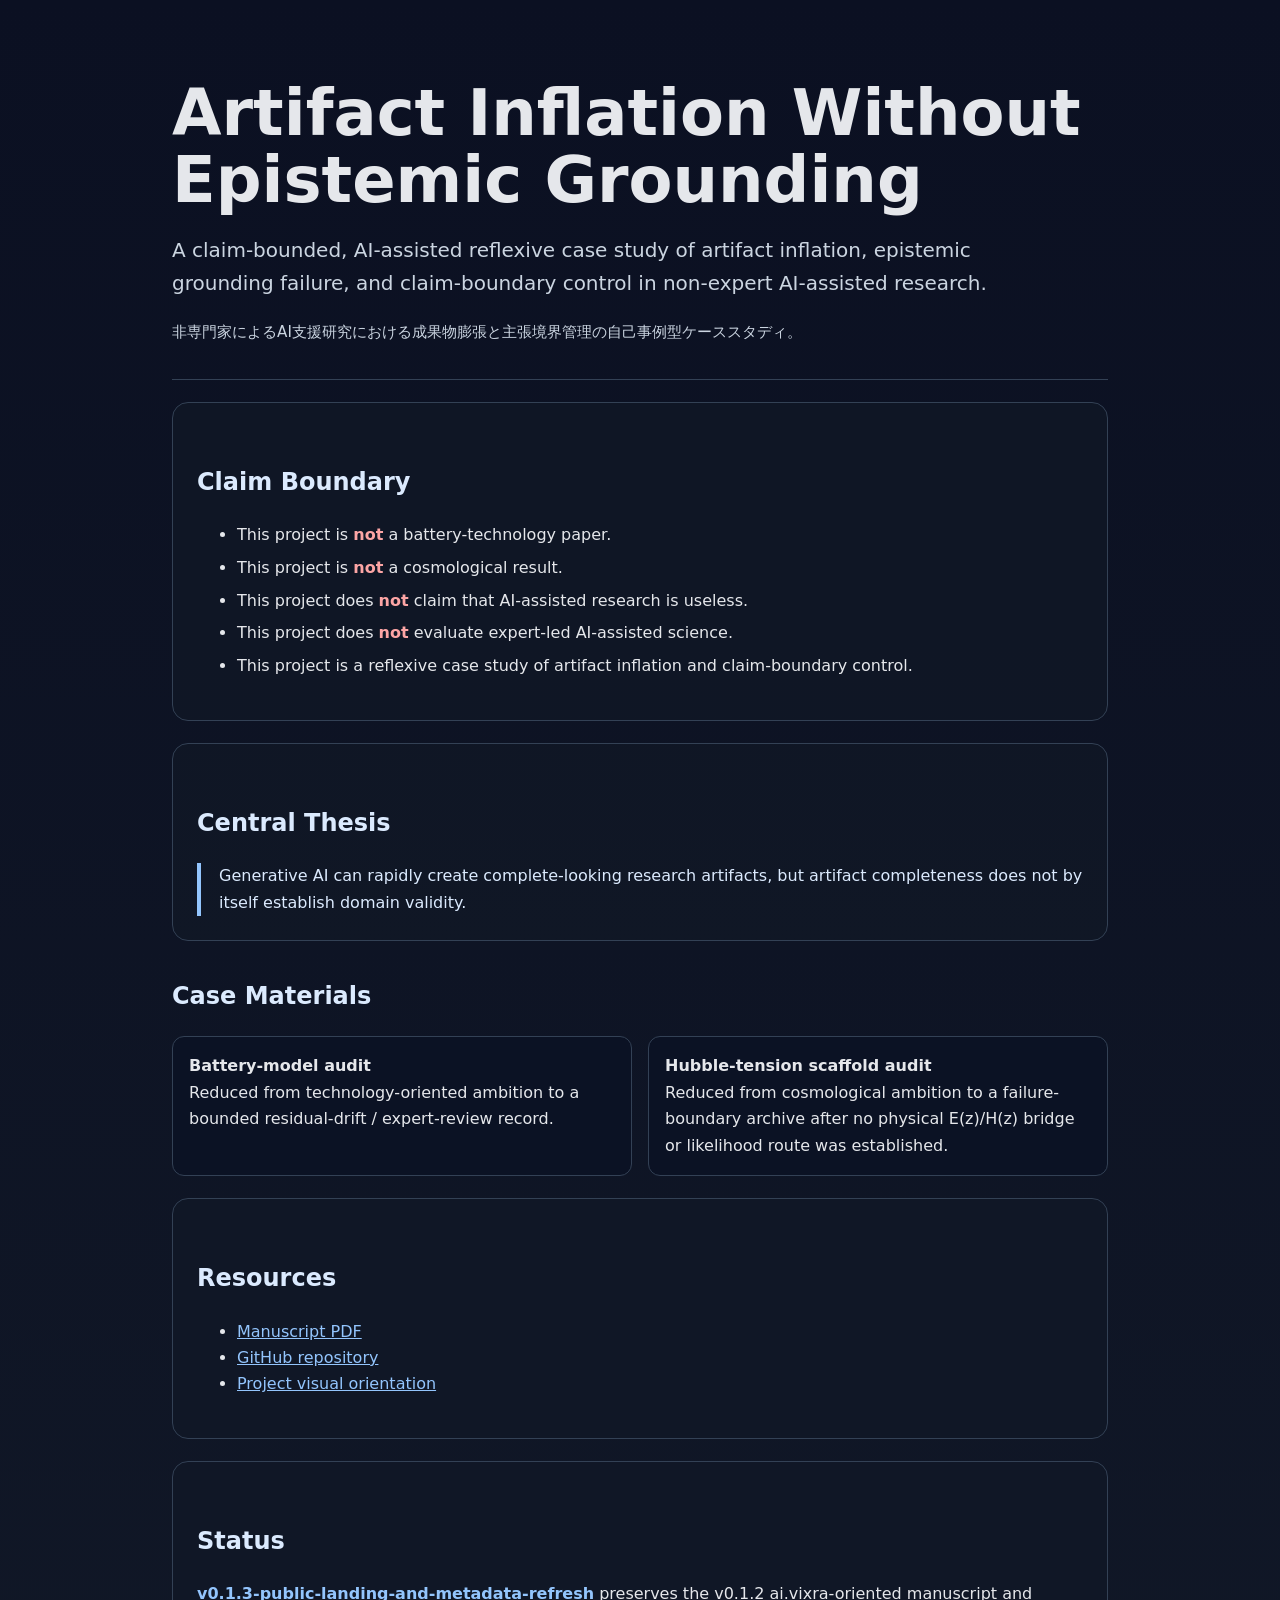
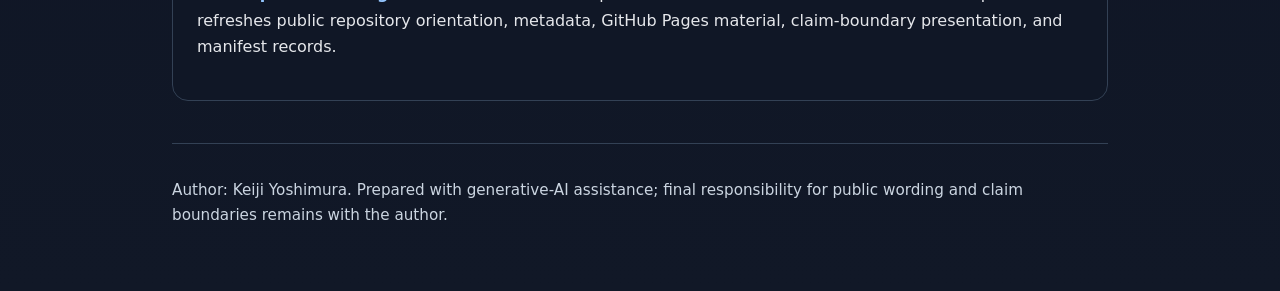
<file: docs/index.html>
<!DOCTYPE html>
<html lang="en">
<head>
  <meta charset="UTF-8">
  <title>Artifact Inflation Without Epistemic Grounding | Claim-Bounded AI-Assisted Research Case Study</title>
  <meta name="viewport" content="width=device-width, initial-scale=1.0">
  <meta name="description" content="A claim-bounded reflexive case study of artifact inflation, epistemic grounding failure, and claim-boundary control in non-expert AI-assisted research. No battery-technology or cosmological-result claim.">
  <link rel="canonical" href="https://yokken0907.github.io/ai-artifact-inflation-claim-boundary-case-study/">
  <meta property="og:title" content="Artifact Inflation Without Epistemic Grounding">
  <meta property="og:description" content="A reflexive case study of artifact inflation and claim-boundary control in non-expert AI-assisted research.">
  <meta property="og:type" content="website">
  <meta property="og:url" content="https://yokken0907.github.io/ai-artifact-inflation-claim-boundary-case-study/">
  <link rel="stylesheet" href="style.css">
</head>
<body>
  <div class="wrap">
    <header>
      <h1>Artifact Inflation Without Epistemic Grounding</h1>
      <p class="tagline">A claim-bounded, AI-assisted reflexive case study of artifact inflation, epistemic grounding failure, and claim-boundary control in non-expert AI-assisted research.</p>
      <p class="small" lang="ja">非専門家によるAI支援研究における成果物膨張と主張境界管理の自己事例型ケーススタディ。</p>
    </header>

    <section class="card">
      <h2>Claim Boundary</h2>
      <ul class="boundary">
        <li>This project is <span class="warn">not</span> a battery-technology paper.</li>
        <li>This project is <span class="warn">not</span> a cosmological result.</li>
        <li>This project does <span class="warn">not</span> claim that AI-assisted research is useless.</li>
        <li>This project does <span class="warn">not</span> evaluate expert-led AI-assisted science.</li>
        <li>This project is a reflexive case study of artifact inflation and claim-boundary control.</li>
      </ul>
    </section>

    <section class="card">
      <h2>Central Thesis</h2>
      <blockquote>
        Generative AI can rapidly create complete-looking research artifacts, but artifact completeness does not by itself establish domain validity.
      </blockquote>
    </section>

    <section>
      <h2>Case Materials</h2>
      <div class="grid">
        <div class="mini"><strong>Battery-model audit</strong><br>Reduced from technology-oriented ambition to a bounded residual-drift / expert-review record.</div>
        <div class="mini"><strong>Hubble-tension scaffold audit</strong><br>Reduced from cosmological ambition to a failure-boundary archive after no physical E(z)/H(z) bridge or likelihood route was established.</div>
      </div>
    </section>

    <section class="card">
      <h2>Resources</h2>
      <ul>
        <li><a href="https://github.com/yokken0907/ai-artifact-inflation-claim-boundary-case-study/blob/main/paper/artifact_inflation_without_epistemic_grounding_v0_1_2_ai_vixra_final.pdf">Manuscript PDF</a></li>
        <li><a href="https://github.com/yokken0907/ai-artifact-inflation-claim-boundary-case-study">GitHub repository</a></li>
        <li><a href="project_visual_orientation/">Project visual orientation</a></li>
      </ul>
    </section>

    <section class="card">
      <h2>Status</h2>
      <p><span class="accent">v0.1.3-public-landing-and-metadata-refresh</span> preserves the v0.1.2 ai.vixra-oriented manuscript and refreshes public repository orientation, metadata, GitHub Pages material, claim-boundary presentation, and manifest records.</p>
    </section>

    <footer>
      <p>Author: Keiji Yoshimura. Prepared with generative-AI assistance; final responsibility for public wording and claim boundaries remains with the author.</p>
    </footer>
  </div>
</body>
</html>
</file>
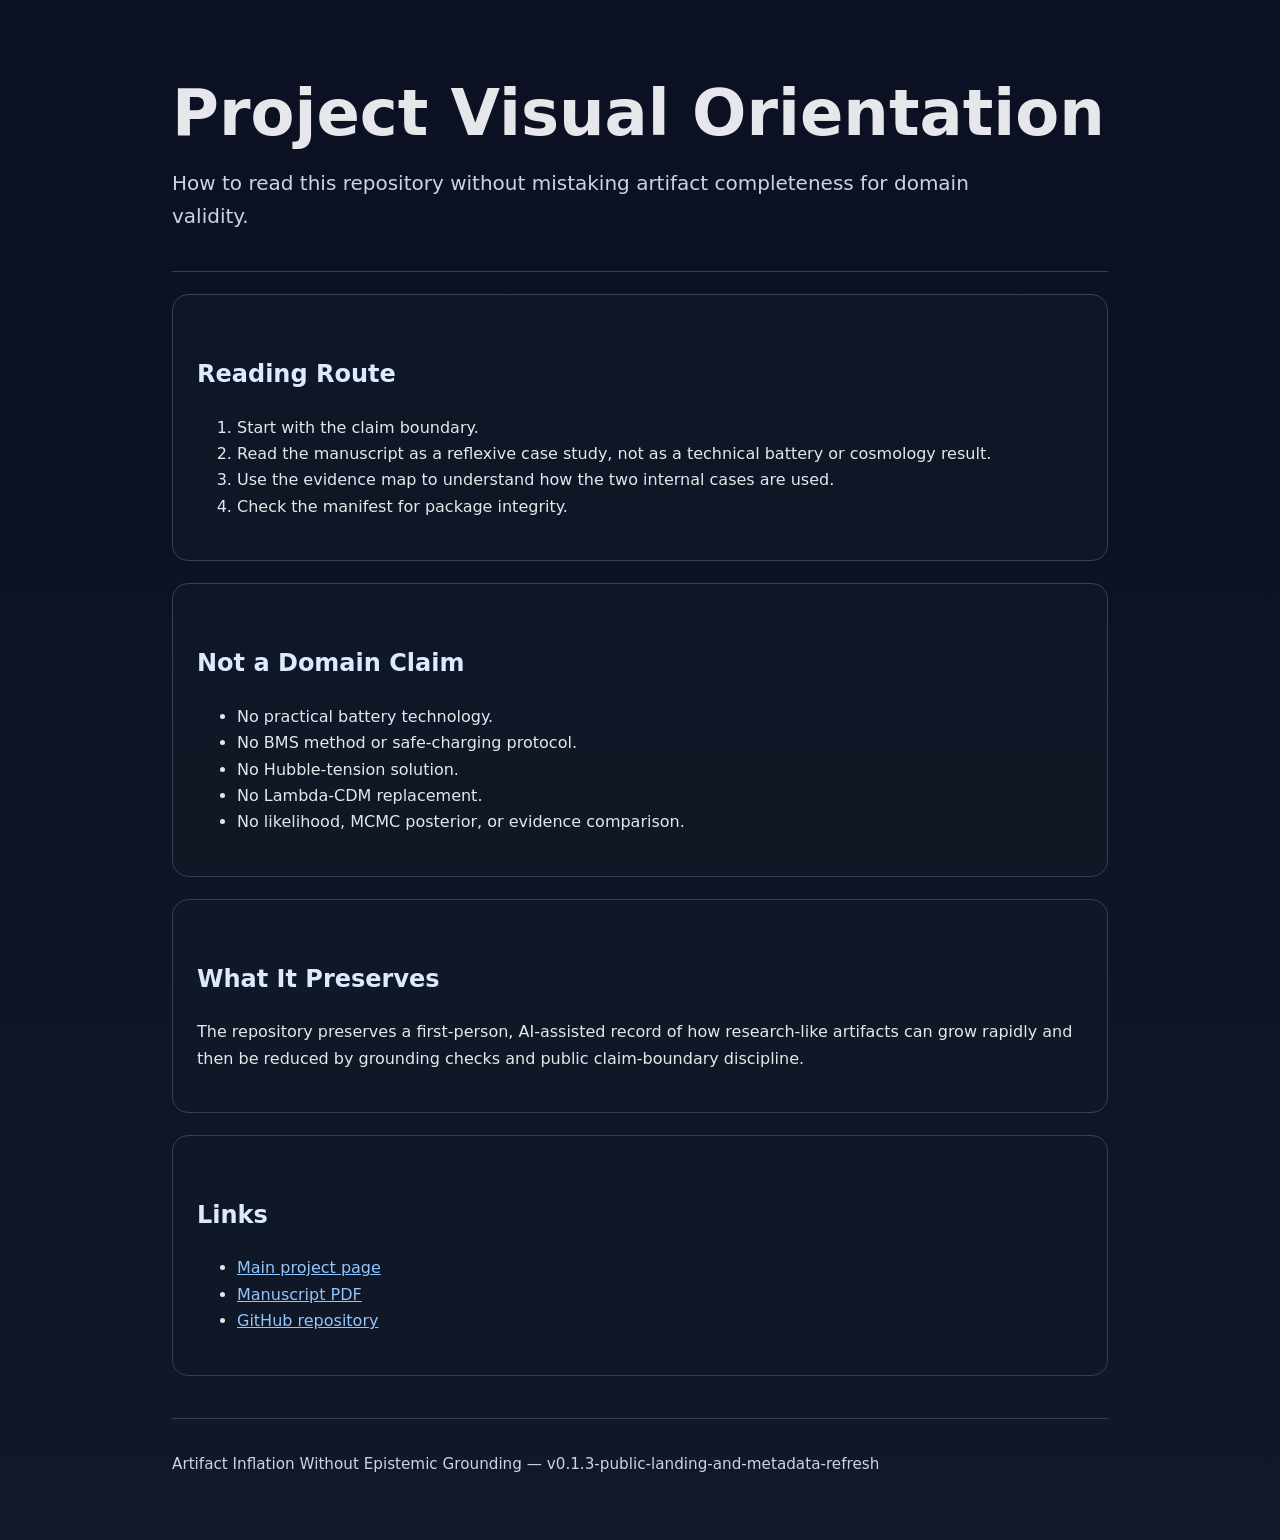
<file: docs/project_visual_orientation/index.html>
<!DOCTYPE html>
<html lang="en">
<head>
  <meta charset="UTF-8">
  <title>Project Visual Orientation | Artifact Inflation Case Study</title>
  <meta name="viewport" content="width=device-width, initial-scale=1.0">
  <meta name="description" content="Visual orientation page for a claim-bounded AI-assisted case study of artifact inflation and epistemic grounding failure.">
  <link rel="canonical" href="https://yokken0907.github.io/ai-artifact-inflation-claim-boundary-case-study/project_visual_orientation/">
  <link rel="stylesheet" href="../style.css">
</head>
<body>
<div class="wrap">
<header>
<h1>Project Visual Orientation</h1>
<p class="tagline">How to read this repository without mistaking artifact completeness for domain validity.</p>
</header>

<section class="card">
<h2>Reading Route</h2>
<ol>
<li>Start with the claim boundary.</li>
<li>Read the manuscript as a reflexive case study, not as a technical battery or cosmology result.</li>
<li>Use the evidence map to understand how the two internal cases are used.</li>
<li>Check the manifest for package integrity.</li>
</ol>
</section>

<section class="card">
<h2>Not a Domain Claim</h2>
<ul>
<li>No practical battery technology.</li>
<li>No BMS method or safe-charging protocol.</li>
<li>No Hubble-tension solution.</li>
<li>No Lambda-CDM replacement.</li>
<li>No likelihood, MCMC posterior, or evidence comparison.</li>
</ul>
</section>

<section class="card">
<h2>What It Preserves</h2>
<p>The repository preserves a first-person, AI-assisted record of how research-like artifacts can grow rapidly and then be reduced by grounding checks and public claim-boundary discipline.</p>
</section>

<section class="card">
<h2>Links</h2>
<ul>
<li><a href="../">Main project page</a></li>
<li><a href="https://github.com/yokken0907/ai-artifact-inflation-claim-boundary-case-study/blob/main/paper/artifact_inflation_without_epistemic_grounding_v0_1_2_ai_vixra_final.pdf">Manuscript PDF</a></li>
<li><a href="https://github.com/yokken0907/ai-artifact-inflation-claim-boundary-case-study">GitHub repository</a></li>
</ul>
</section>

<footer><p>Artifact Inflation Without Epistemic Grounding — v0.1.3-public-landing-and-metadata-refresh</p></footer>
</div>
</body>
</html>
</file>
<file: docs/style.css>
:root{--bg:#0f172a;--card:#111827;--fg:#e5e7eb;--muted:#cbd5e1;--accent:#93c5fd;--warn:#fca5a5;--line:#334155;}*{box-sizing:border-box}body{margin:0;background:linear-gradient(180deg,#0b1022,#111827);color:var(--fg);font-family:system-ui,-apple-system,BlinkMacSystemFont,"Segoe UI",sans-serif;line-height:1.65}.wrap{max-width:980px;margin:0 auto;padding:48px 22px}header{padding:32px 0 18px;border-bottom:1px solid var(--line)}h1{font-size:clamp(2rem,5vw,4rem);line-height:1.05;margin:0 0 18px}h2{margin-top:36px;color:#dbeafe}.tagline{font-size:1.25rem;color:var(--muted);max-width:850px}.card{background:rgba(17,24,39,.82);border:1px solid var(--line);border-radius:16px;padding:24px;margin:22px 0}.boundary li{margin:.4rem 0}.warn{color:var(--warn);font-weight:700}.accent{color:var(--accent);font-weight:700}a{color:var(--accent)}code{background:#020617;border:1px solid #1e293b;border-radius:6px;padding:.15rem .35rem}footer{margin-top:42px;padding-top:18px;border-top:1px solid var(--line);color:var(--muted);font-size:.95rem}.grid{display:grid;grid-template-columns:repeat(auto-fit,minmax(230px,1fr));gap:16px}.mini{background:#0b1224;border:1px solid var(--line);border-radius:12px;padding:16px}blockquote{border-left:4px solid var(--accent);padding-left:18px;color:#dbeafe;margin:0}.small{font-size:.95rem;color:var(--muted)}
</file>
